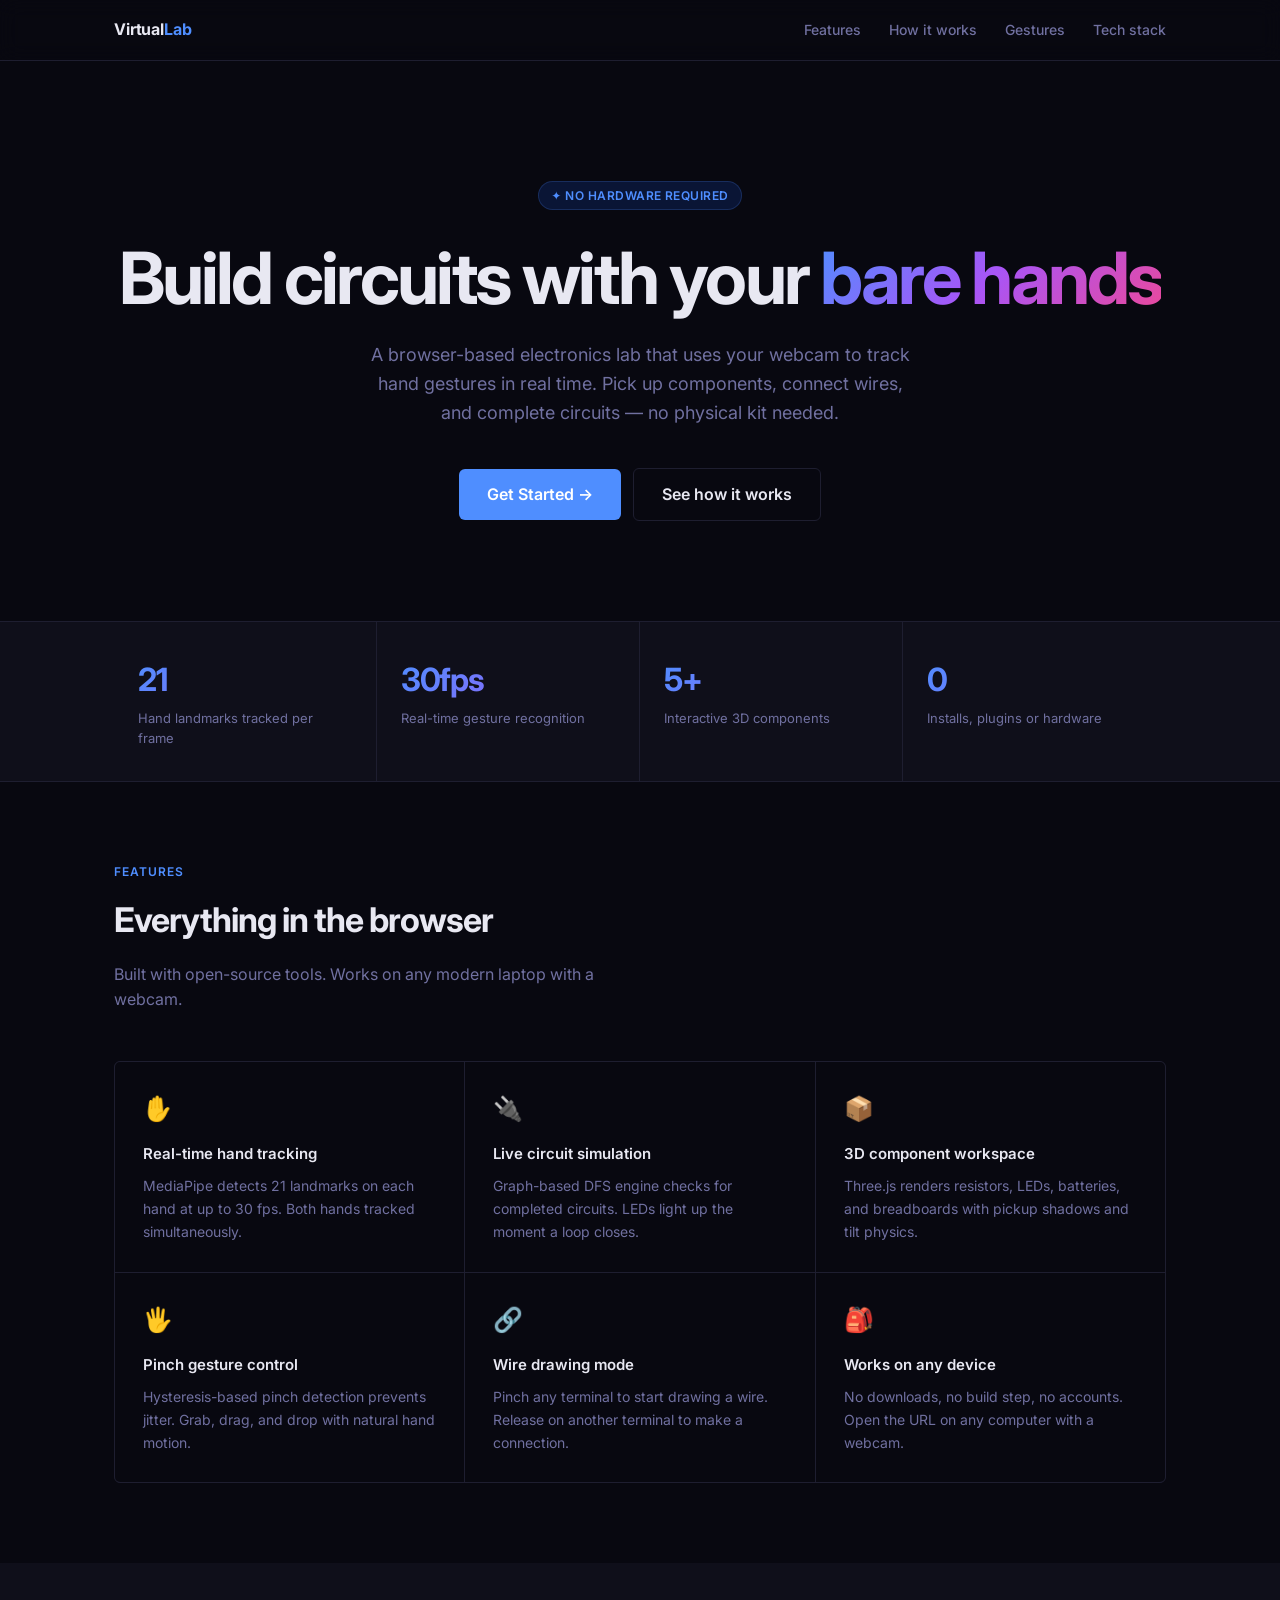
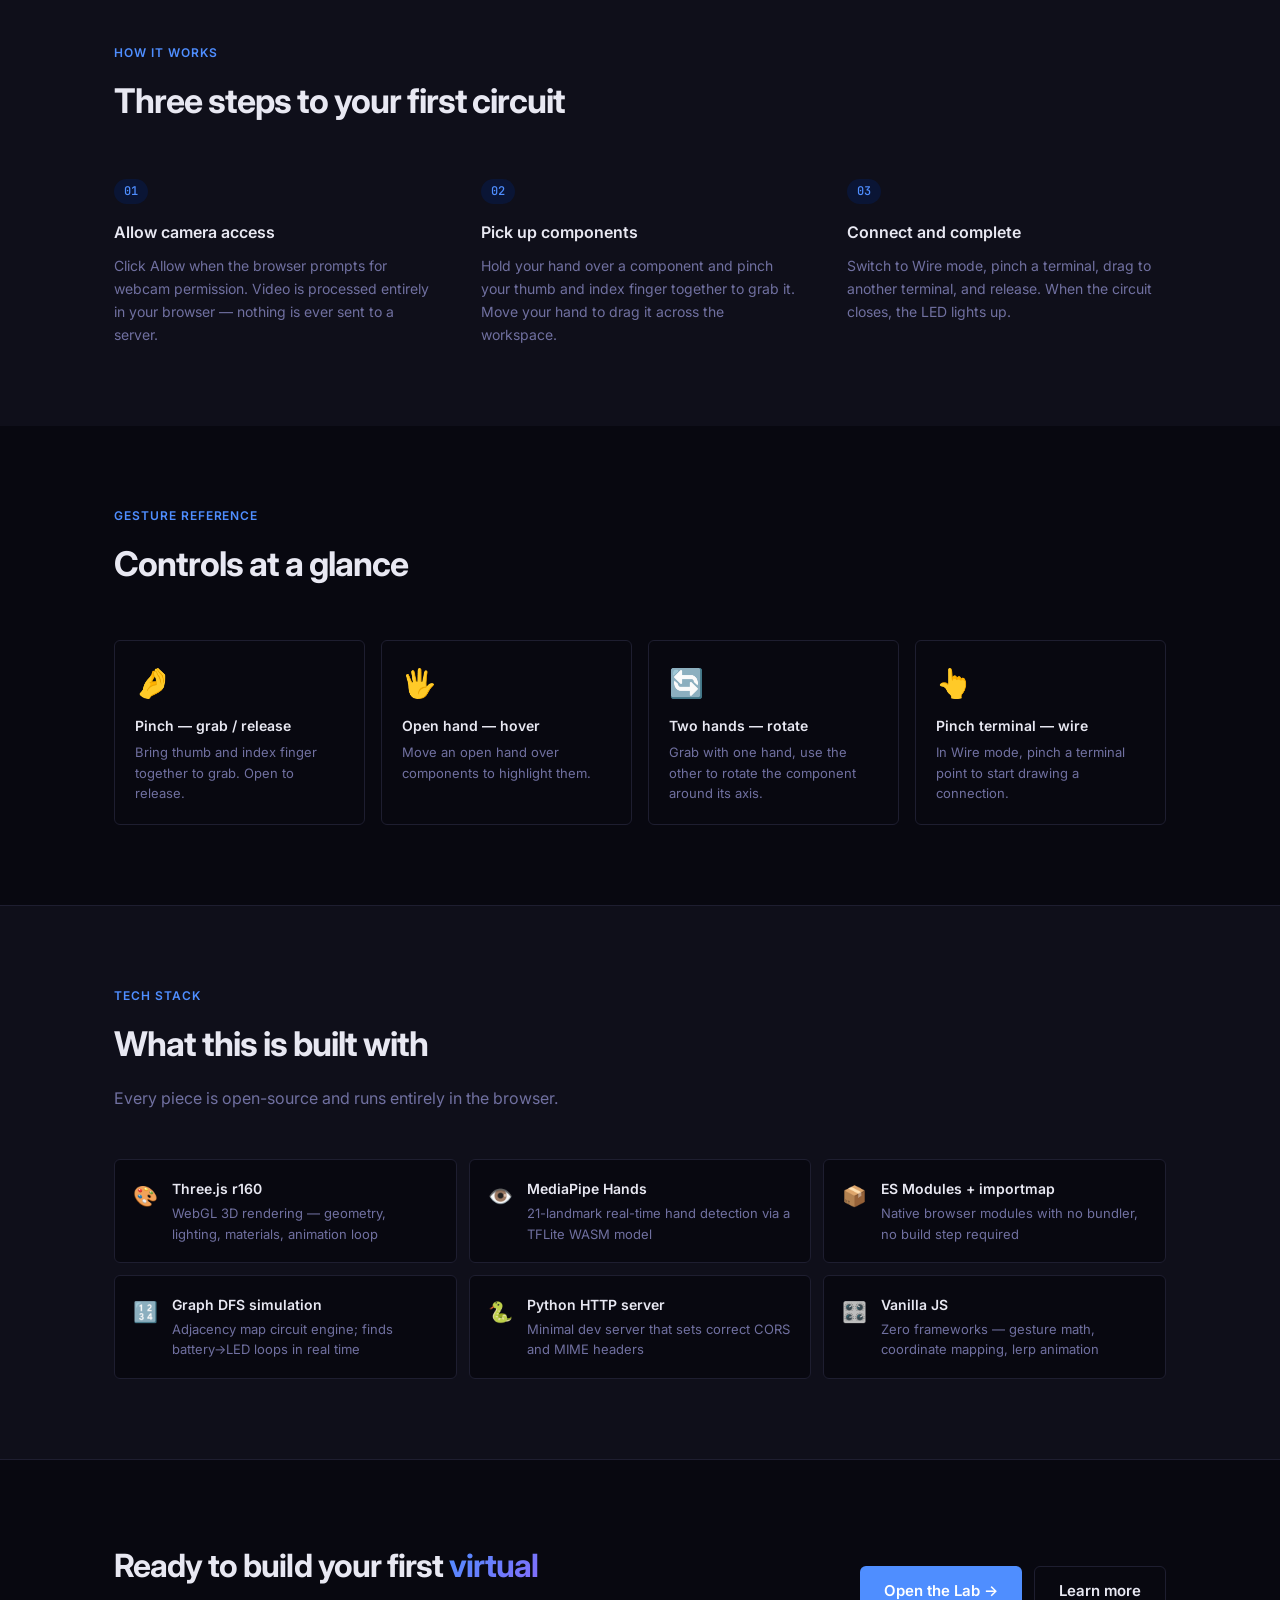
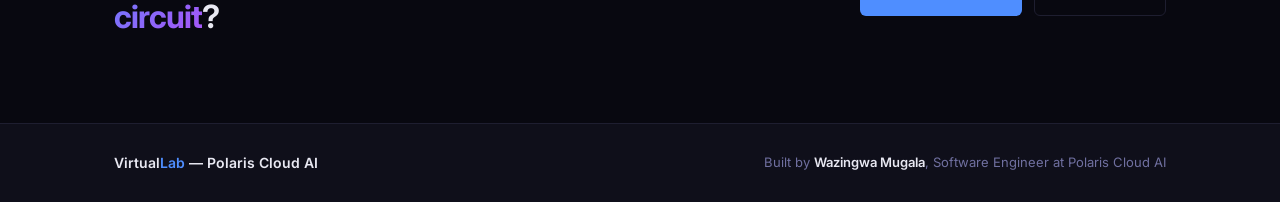
<file: landing.html>
<!DOCTYPE html>
<html lang="en">
<head>
  <meta charset="UTF-8" />
  <meta name="viewport" content="width=device-width, initial-scale=1.0" />
  <title>Virtual Electronics Lab — Polaris Cloud AI</title>
  <link rel="preconnect" href="https://fonts.googleapis.com" />
  <link rel="preconnect" href="https://fonts.gstatic.com" crossorigin />
  <link href="https://fonts.googleapis.com/css2?family=Inter:wght@300;400;500;600;700&family=JetBrains+Mono:wght@400;500&display=swap" rel="stylesheet" />
  <style>
    *, *::before, *::after { box-sizing: border-box; margin: 0; padding: 0; }

    :root {
      --bg:      #080810;
      --surface: #0f0f1a;
      --border:  #1e1e30;
      --text:    #e8e8f2;
      --muted:   #7070a0;
      --accent:  #4f8eff;
      --accent2: #0a1535;
      --font:    'Inter', system-ui, sans-serif;
      --mono:    'JetBrains Mono', monospace;
      --radius:  6px;
    }

    html { scroll-behavior: smooth; }

    body {
      font-family: var(--font);
      background: var(--bg);
      color: var(--text);
      line-height: 1.6;
      overflow-x: hidden;
    }

    /* ── Nav ──────────────────────────────────────────────────────────────────── */
    nav {
      position: sticky;
      top: 0;
      z-index: 100;
      background: rgba(8,8,16,0.88);
      backdrop-filter: blur(10px);
      border-bottom: 1px solid var(--border);
    }
    .nav-inner {
      max-width: 1100px;
      margin: 0 auto;
      padding: 0 24px;
      height: 60px;
      display: flex;
      align-items: center;
      justify-content: space-between;
    }
    .nav-logo {
      font-weight: 700;
      font-size: 1rem;
      letter-spacing: -0.01em;
      color: var(--text);
      text-decoration: none;
    }
    .nav-logo span { color: var(--accent); }
    .nav-links {
      display: flex;
      align-items: center;
      gap: 28px;
      list-style: none;
    }
    .nav-links a {
      color: var(--muted);
      text-decoration: none;
      font-size: 0.875rem;
      font-weight: 500;
      transition: color 0.15s;
    }
    .nav-links a:hover { color: var(--text); }
    .btn {
      display: inline-flex;
      align-items: center;
      gap: 6px;
      padding: 8px 18px;
      border-radius: var(--radius);
      font-size: 0.875rem;
      font-weight: 600;
      text-decoration: none;
      cursor: pointer;
      border: none;
      transition: all 0.15s;
    }
    .btn-primary {
      background: var(--accent);
      color: #fff;
    }
    .btn-primary:hover { background: #3a72e8; }
    .btn-outline {
      background: transparent;
      color: var(--text);
      border: 1px solid var(--border);
    }
    .btn-outline:hover { border-color: #404060; background: var(--surface); }

    /* ── Hero ─────────────────────────────────────────────────────────────────── */
    .hero {
      max-width: 1100px;
      margin: 0 auto;
      padding: 120px 24px 100px;
      text-align: center;
    }
    .hero-badge {
      display: inline-flex;
      align-items: center;
      gap: 6px;
      padding: 4px 12px;
      background: var(--accent2);
      color: var(--accent);
      border-radius: 100px;
      font-size: 0.75rem;
      font-weight: 600;
      letter-spacing: 0.04em;
      text-transform: uppercase;
      margin-bottom: 28px;
      border: 1px solid rgba(79,142,255,0.2);
    }
    .hero h1 {
      font-size: clamp(2.5rem, 6vw, 4.5rem);
      font-weight: 700;
      line-height: 1.1;
      letter-spacing: -0.04em;
      margin-bottom: 24px;
    }
    .hero h1 em {
      font-style: normal;
      background: linear-gradient(135deg, #4f8eff 0%, #a855f7 50%, #ec4899 100%);
      -webkit-background-clip: text;
      -webkit-text-fill-color: transparent;
      background-clip: text;
    }
    .hero p {
      font-size: 1.125rem;
      color: var(--muted);
      margin-bottom: 40px;
      max-width: 560px;
      margin-left: auto;
      margin-right: auto;
    }
    .hero-actions {
      display: flex;
      gap: 12px;
      align-items: center;
      flex-wrap: wrap;
      justify-content: center;
    }
    .hero-actions .btn { padding: 13px 28px; font-size: 1rem; }

    /* ── Stats ────────────────────────────────────────────────────────────────── */
    .stats {
      border-top: 1px solid var(--border);
      border-bottom: 1px solid var(--border);
      background: var(--surface);
    }
    .stats-inner {
      max-width: 1100px;
      margin: 0 auto;
      padding: 0 24px;
      display: grid;
      grid-template-columns: repeat(4, 1fr);
    }
    .stat-item {
      padding: 32px 24px;
      border-right: 1px solid var(--border);
    }
    .stat-item:last-child { border-right: none; }
    .stat-num {
      font-size: 2rem;
      font-weight: 700;
      letter-spacing: -0.04em;
      background: linear-gradient(135deg, #4f8eff, #a855f7);
      -webkit-background-clip: text;
      -webkit-text-fill-color: transparent;
      background-clip: text;
    }
    .stat-label {
      font-size: 0.8125rem;
      color: var(--muted);
      margin-top: 2px;
    }

    /* ── Section commons ──────────────────────────────────────────────────────── */
    section {
      max-width: 1100px;
      margin: 0 auto;
      padding: 80px 24px;
    }
    .section-label {
      font-size: 0.75rem;
      font-weight: 600;
      letter-spacing: 0.08em;
      text-transform: uppercase;
      color: var(--accent);
      margin-bottom: 12px;
    }
    .section-title {
      font-size: clamp(1.5rem, 3vw, 2.125rem);
      font-weight: 700;
      letter-spacing: -0.03em;
      margin-bottom: 14px;
    }
    .section-sub {
      font-size: 1rem;
      color: var(--muted);
      max-width: 520px;
    }
    .section-head { margin-bottom: 48px; }

    /* ── Features ─────────────────────────────────────────────────────────────── */
    .features-grid {
      display: grid;
      grid-template-columns: repeat(3, 1fr);
      gap: 1px;
      background: var(--border);
      border: 1px solid var(--border);
      border-radius: var(--radius);
      overflow: hidden;
    }
    .feature-card {
      background: var(--bg);
      padding: 28px;
      transition: background 0.15s;
    }
    .feature-card:hover { background: var(--surface); }
    .feature-icon {
      font-size: 1.5rem;
      margin-bottom: 14px;
    }
    .feature-card h3 {
      font-size: 0.9375rem;
      font-weight: 600;
      margin-bottom: 8px;
    }
    .feature-card p {
      font-size: 0.875rem;
      color: var(--muted);
      line-height: 1.65;
    }

    /* ── How it works ─────────────────────────────────────────────────────────── */
    .steps-section { background: var(--surface); }
    .steps-section > * { max-width: 1100px; margin: 0 auto; padding: 80px 24px; }
    .steps-wrap { display: grid; grid-template-columns: repeat(3, 1fr); gap: 48px; }
    .step { position: relative; }
    .step-num {
      font-family: var(--mono);
      font-size: 0.75rem;
      font-weight: 500;
      color: var(--accent);
      background: var(--accent2);
      display: inline-block;
      padding: 3px 10px;
      border-radius: 100px;
      margin-bottom: 16px;
    }
    .step h3 { font-size: 1rem; font-weight: 600; margin-bottom: 8px; }
    .step p { font-size: 0.875rem; color: var(--muted); line-height: 1.65; }

    /* ── Gestures ─────────────────────────────────────────────────────────────── */
    .gestures-grid {
      display: grid;
      grid-template-columns: repeat(4, 1fr);
      gap: 16px;
    }
    .gesture-card {
      border: 1px solid var(--border);
      border-radius: var(--radius);
      padding: 20px;
      background: var(--bg);
      transition: border-color 0.15s, box-shadow 0.15s;
    }
    .gesture-card:hover {
      border-color: var(--accent);
      box-shadow: 0 0 0 3px var(--accent2);
    }
    .gesture-card .g-icon { font-size: 1.75rem; margin-bottom: 10px; }
    .gesture-card h4 { font-size: 0.875rem; font-weight: 600; margin-bottom: 4px; }
    .gesture-card p { font-size: 0.8125rem; color: var(--muted); }

    /* ── Tech stack ───────────────────────────────────────────────────────────── */
    .tech-grid {
      display: grid;
      grid-template-columns: repeat(3, 1fr);
      gap: 12px;
    }
    .tech-item {
      display: flex;
      align-items: flex-start;
      gap: 14px;
      padding: 18px;
      border: 1px solid var(--border);
      border-radius: var(--radius);
      background: var(--bg);
    }
    .tech-icon {
      font-size: 1.25rem;
      flex-shrink: 0;
      margin-top: 2px;
    }
    .tech-name { font-size: 0.875rem; font-weight: 600; margin-bottom: 2px; }
    .tech-desc { font-size: 0.8125rem; color: var(--muted); }

    /* ── CTA ──────────────────────────────────────────────────────────────────── */
    .cta-section {
      border-top: 1px solid var(--border);
    }
    .cta-inner {
      max-width: 1100px;
      margin: 0 auto;
      padding: 80px 24px;
      display: flex;
      align-items: center;
      justify-content: space-between;
      gap: 40px;
    }
    .cta-inner h2 {
      font-size: clamp(1.5rem, 3vw, 2rem);
      font-weight: 700;
      letter-spacing: -0.03em;
      max-width: 480px;
    }
    .cta-inner h2 em {
      font-style: normal;
      background: linear-gradient(135deg, #4f8eff, #a855f7);
      -webkit-background-clip: text;
      -webkit-text-fill-color: transparent;
      background-clip: text;
    }
    .cta-actions { display: flex; gap: 12px; flex-shrink: 0; }
    .cta-actions .btn { padding: 12px 24px; font-size: 0.9375rem; }

    /* ── Footer ───────────────────────────────────────────────────────────────── */
    footer {
      border-top: 1px solid var(--border);
      background: var(--surface);
    }
    .footer-inner {
      max-width: 1100px;
      margin: 0 auto;
      padding: 28px 24px;
      display: flex;
      align-items: center;
      justify-content: space-between;
      gap: 16px;
      flex-wrap: wrap;
    }
    .footer-brand { font-size: 0.875rem; font-weight: 600; }
    .footer-brand span { color: var(--accent); }
    .footer-credit { font-size: 0.8125rem; color: var(--muted); }
    .footer-credit strong { color: var(--text); font-weight: 600; }

    /* ── Scroll reveal ────────────────────────────────────────────────────────── */
    .reveal {
      opacity: 0;
      transform: translateY(18px);
      transition: opacity 0.45s ease, transform 0.45s ease;
    }
    .reveal.visible { opacity: 1; transform: none; }

    /* ── Responsive ───────────────────────────────────────────────────────────── */
    @media (max-width: 900px) {
      .features-grid { grid-template-columns: repeat(2, 1fr); }
      .gestures-grid { grid-template-columns: repeat(2, 1fr); }
      .stats-inner { grid-template-columns: repeat(2, 1fr); }
      .stat-item:nth-child(2) { border-right: none; }
      .steps-wrap { grid-template-columns: 1fr; gap: 28px; }
      .tech-grid { grid-template-columns: repeat(2, 1fr); }
      .cta-inner { flex-direction: column; align-items: flex-start; }
    }
    @media (max-width: 600px) {
      .hero { padding-top: 80px; }
      .features-grid { grid-template-columns: 1fr; }
      .gestures-grid { grid-template-columns: 1fr; }
      .nav-links { display: none; }
      .tech-grid { grid-template-columns: 1fr; }
    }
  </style>
</head>
<body>

<!-- ── Nav ──────────────────────────────────────────────────────────────────── -->
<nav>
  <div class="nav-inner">
    <a class="nav-logo" href="#">Virtual<span>Lab</span></a>
    <ul class="nav-links">
      <li><a href="#features">Features</a></li>
      <li><a href="#how-it-works">How it works</a></li>
      <li><a href="#gestures">Gestures</a></li>
      <li><a href="#stack">Tech stack</a></li>
    </ul>
  </div>
</nav>

<!-- ── Hero ─────────────────────────────────────────────────────────────────── -->
<div class="hero">
  <div class="hero-badge">✦ No hardware required</div>
  <h1>Build circuits with your <em>bare hands</em></h1>
  <p>A browser-based electronics lab that uses your webcam to track hand gestures in real time. Pick up components, connect wires, and complete circuits — no physical kit needed.</p>
  <div class="hero-actions">
    <a class="btn btn-primary" href="index.html">Get Started →</a>
    <a class="btn btn-outline" href="#how-it-works">See how it works</a>
  </div>
</div>

<!-- ── Stats ────────────────────────────────────────────────────────────────── -->
<div class="stats">
  <div class="stats-inner">
    <div class="stat-item reveal">
      <div class="stat-num">21</div>
      <div class="stat-label">Hand landmarks tracked per frame</div>
    </div>
    <div class="stat-item reveal">
      <div class="stat-num">30fps</div>
      <div class="stat-label">Real-time gesture recognition</div>
    </div>
    <div class="stat-item reveal">
      <div class="stat-num">5+</div>
      <div class="stat-label">Interactive 3D components</div>
    </div>
    <div class="stat-item reveal">
      <div class="stat-num">0</div>
      <div class="stat-label">Installs, plugins or hardware</div>
    </div>
  </div>
</div>

<!-- ── Features ─────────────────────────────────────────────────────────────── -->
<section id="features">
  <div class="section-head reveal">
    <div class="section-label">Features</div>
    <h2 class="section-title">Everything in the browser</h2>
    <p class="section-sub">Built with open-source tools. Works on any modern laptop with a webcam.</p>
  </div>
  <div class="features-grid reveal">
    <div class="feature-card">
      <div class="feature-icon">✋</div>
      <h3>Real-time hand tracking</h3>
      <p>MediaPipe detects 21 landmarks on each hand at up to 30 fps. Both hands tracked simultaneously.</p>
    </div>
    <div class="feature-card">
      <div class="feature-icon">🔌</div>
      <h3>Live circuit simulation</h3>
      <p>Graph-based DFS engine checks for completed circuits. LEDs light up the moment a loop closes.</p>
    </div>
    <div class="feature-card">
      <div class="feature-icon">📦</div>
      <h3>3D component workspace</h3>
      <p>Three.js renders resistors, LEDs, batteries, and breadboards with pickup shadows and tilt physics.</p>
    </div>
    <div class="feature-card">
      <div class="feature-icon">🖐️</div>
      <h3>Pinch gesture control</h3>
      <p>Hysteresis-based pinch detection prevents jitter. Grab, drag, and drop with natural hand motion.</p>
    </div>
    <div class="feature-card">
      <div class="feature-icon">🔗</div>
      <h3>Wire drawing mode</h3>
      <p>Pinch any terminal to start drawing a wire. Release on another terminal to make a connection.</p>
    </div>
    <div class="feature-card">
      <div class="feature-icon">🎒</div>
      <h3>Works on any device</h3>
      <p>No downloads, no build step, no accounts. Open the URL on any computer with a webcam.</p>
    </div>
  </div>
</section>

<!-- ── How it works ──────────────────────────────────────────────────────────── -->
<div class="steps-section" id="how-it-works">
  <div>
    <div class="section-head reveal">
      <div class="section-label">How it works</div>
      <h2 class="section-title">Three steps to your first circuit</h2>
    </div>
    <div class="steps-wrap">
      <div class="step reveal">
        <div class="step-num">01</div>
        <h3>Allow camera access</h3>
        <p>Click Allow when the browser prompts for webcam permission. Video is processed entirely in your browser — nothing is ever sent to a server.</p>
      </div>
      <div class="step reveal">
        <div class="step-num">02</div>
        <h3>Pick up components</h3>
        <p>Hold your hand over a component and pinch your thumb and index finger together to grab it. Move your hand to drag it across the workspace.</p>
      </div>
      <div class="step reveal">
        <div class="step-num">03</div>
        <h3>Connect and complete</h3>
        <p>Switch to Wire mode, pinch a terminal, drag to another terminal, and release. When the circuit closes, the LED lights up.</p>
      </div>
    </div>
  </div>
</div>

<!-- ── Gestures ──────────────────────────────────────────────────────────────── -->
<section id="gestures">
  <div class="section-head reveal">
    <div class="section-label">Gesture reference</div>
    <h2 class="section-title">Controls at a glance</h2>
  </div>
  <div class="gestures-grid reveal">
    <div class="gesture-card">
      <div class="g-icon">🤌</div>
      <h4>Pinch — grab / release</h4>
      <p>Bring thumb and index finger together to grab. Open to release.</p>
    </div>
    <div class="gesture-card">
      <div class="g-icon">🖐️</div>
      <h4>Open hand — hover</h4>
      <p>Move an open hand over components to highlight them.</p>
    </div>
    <div class="gesture-card">
      <div class="g-icon">🔄</div>
      <h4>Two hands — rotate</h4>
      <p>Grab with one hand, use the other to rotate the component around its axis.</p>
    </div>
    <div class="gesture-card">
      <div class="g-icon">👆</div>
      <h4>Pinch terminal — wire</h4>
      <p>In Wire mode, pinch a terminal point to start drawing a connection.</p>
    </div>
  </div>
</section>

<!-- ── Tech stack ────────────────────────────────────────────────────────────── -->
<section id="stack" style="background: var(--surface); max-width: 100%; padding: 0; border-top: 1px solid var(--border);">
  <div style="max-width: 1100px; margin: 0 auto; padding: 80px 24px;">
    <div class="section-head reveal">
      <div class="section-label">Tech stack</div>
      <h2 class="section-title">What this is built with</h2>
      <p class="section-sub">Every piece is open-source and runs entirely in the browser.</p>
    </div>
    <div class="tech-grid reveal">
      <div class="tech-item">
        <div class="tech-icon">🎨</div>
        <div>
          <div class="tech-name">Three.js r160</div>
          <div class="tech-desc">WebGL 3D rendering — geometry, lighting, materials, animation loop</div>
        </div>
      </div>
      <div class="tech-item">
        <div class="tech-icon">👁️</div>
        <div>
          <div class="tech-name">MediaPipe Hands</div>
          <div class="tech-desc">21-landmark real-time hand detection via a TFLite WASM model</div>
        </div>
      </div>
      <div class="tech-item">
        <div class="tech-icon">📦</div>
        <div>
          <div class="tech-name">ES Modules + importmap</div>
          <div class="tech-desc">Native browser modules with no bundler, no build step required</div>
        </div>
      </div>
      <div class="tech-item">
        <div class="tech-icon">🔢</div>
        <div>
          <div class="tech-name">Graph DFS simulation</div>
          <div class="tech-desc">Adjacency map circuit engine; finds battery→LED loops in real time</div>
        </div>
      </div>
      <div class="tech-item">
        <div class="tech-icon">🐍</div>
        <div>
          <div class="tech-name">Python HTTP server</div>
          <div class="tech-desc">Minimal dev server that sets correct CORS and MIME headers</div>
        </div>
      </div>
      <div class="tech-item">
        <div class="tech-icon">🎛️</div>
        <div>
          <div class="tech-name">Vanilla JS</div>
          <div class="tech-desc">Zero frameworks — gesture math, coordinate mapping, lerp animation</div>
        </div>
      </div>
    </div>
  </div>
</section>

<!-- ── CTA ───────────────────────────────────────────────────────────────────── -->
<div class="cta-section">
  <div class="cta-inner">
    <h2>Ready to build your first <em>virtual circuit</em>?</h2>
    <div class="cta-actions">
      <a class="btn btn-primary" href="index.html">Open the Lab →</a>
      <a class="btn btn-outline" href="#features">Learn more</a>
    </div>
  </div>
</div>

<!-- ── Footer ────────────────────────────────────────────────────────────────── -->
<footer>
  <div class="footer-inner">
    <div class="footer-brand">Virtual<span>Lab</span> — Polaris Cloud AI</div>
    <div class="footer-credit">Built by <strong>Wazingwa Mugala</strong>, Software Engineer at Polaris Cloud AI</div>
  </div>
</footer>

<!-- ── Scroll reveal ──────────────────────────────────────────────────────────── -->
<script>
  const obs = new IntersectionObserver((entries) => {
    entries.forEach(e => { if (e.isIntersecting) e.target.classList.add('visible'); });
  }, { threshold: 0.1 });
  document.querySelectorAll('.reveal').forEach(el => obs.observe(el));
</script>

</body>
</html>
</file>
